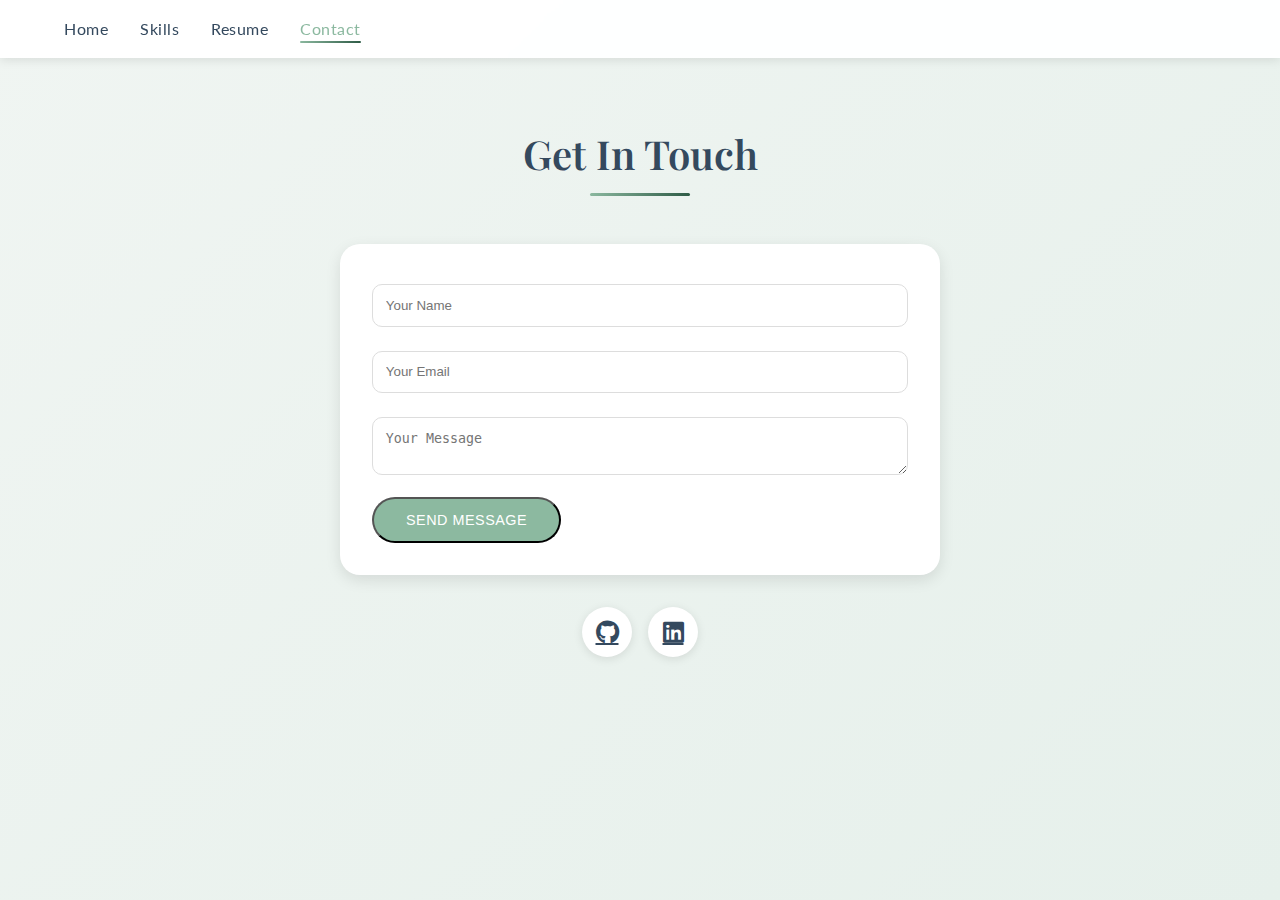
<file: contact.html>
<!DOCTYPE html>
<html lang="en">
<head>
    <meta charset="UTF-8">
    <meta name="viewport" content="width=device-width, initial-scale=1.0">
    <title>Contact - Lily's Portfolio</title>
    <link rel="preconnect" href="https://fonts.googleapis.com">
    <link rel="preconnect" href="https://fonts.gstatic.com" crossorigin>
    <link href="https://fonts.googleapis.com/css2?family=Playfair+Display:wght@400;500;600;700&family=Lato:wght@300;400;700&display=swap" rel="stylesheet">
    <link rel="stylesheet" href="css/style.css">
    <link rel="stylesheet" href="https://cdnjs.cloudflare.com/ajax/libs/font-awesome/6.5.1/css/all.min.css">
    <script src="js/script.js" defer></script>
</head>
<body>
    <nav class="navbar">
        <ul class="nav-links">
            <li><a href="index.html">Home</a></li>
            <li><a href="skills.html">Skills</a></li>
            <li><a href="resume.html">Resume</a></li>
            <li><a href="contact.html" class="active">Contact</a></li>
        </ul>
        <div class="hamburger">
            <span></span>
            <span></span>
            <span></span>
        </div>
    </nav>

    <section class="contact page-section">
        <div class="page-container">
            <h1 class="page-title">Get In Touch</h1>
            <div class="contact-content">
                <form action="https://formspree.io/f/xnnzqzjz" method="POST" id="contact-form">
                    <div class="form-group">
                        <input type="text" id="name" name="name" required placeholder="Your Name">
                    </div>
                    <div class="form-group">
                        <input type="email" id="email" name="email" required placeholder="Your Email">
                    </div>
                    <div class="form-group">
                        <textarea id="message" name="message" required placeholder="Your Message"></textarea>
                    </div>
                    <button type="submit" class="btn primary">Send Message</button>
                </form>
                <div class="social-links">
                    <a href="https://github.com/lilyniu88"><i class="fab fa-github"></i></a>
                    <a href="https://www.linkedin.com/in/niulily/"><i class="fab fa-linkedin"></i></a>
                </div>
            </div>
        </div>
    </section>
</body>
</html>
</file>
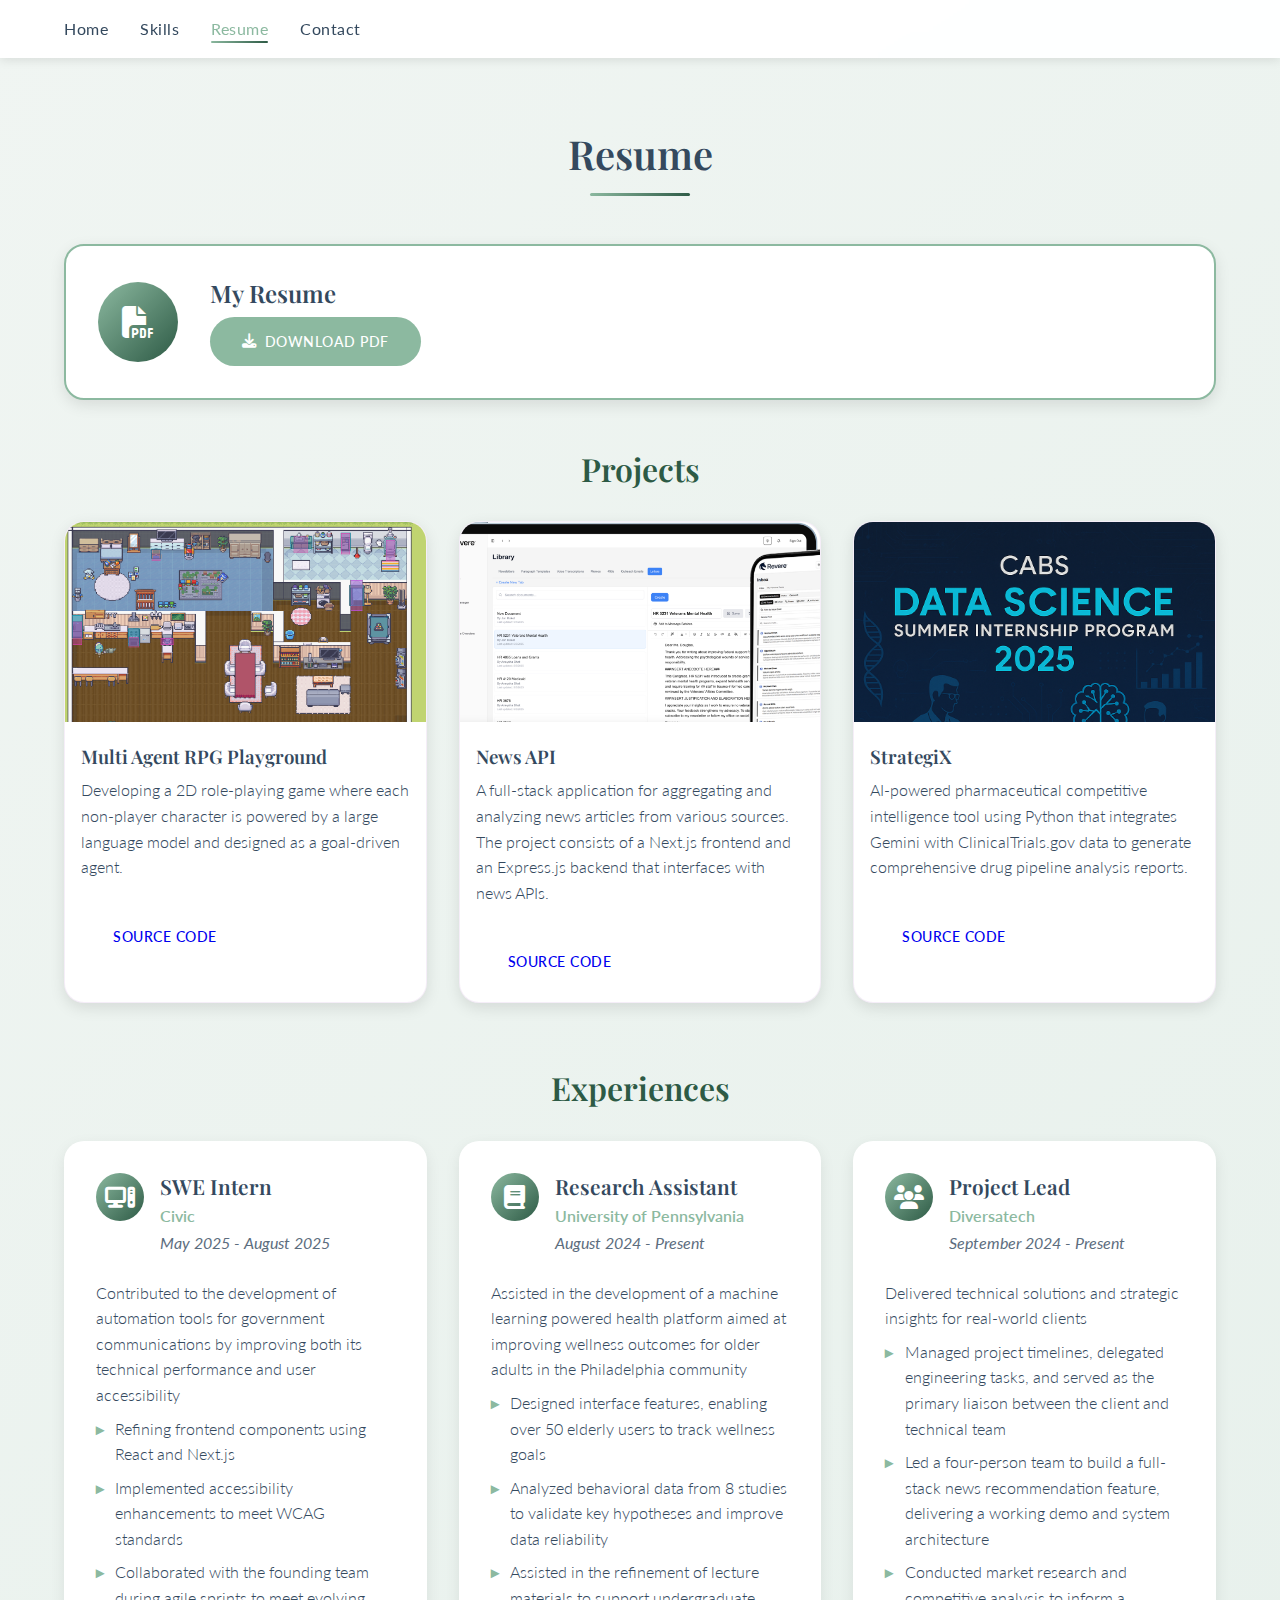
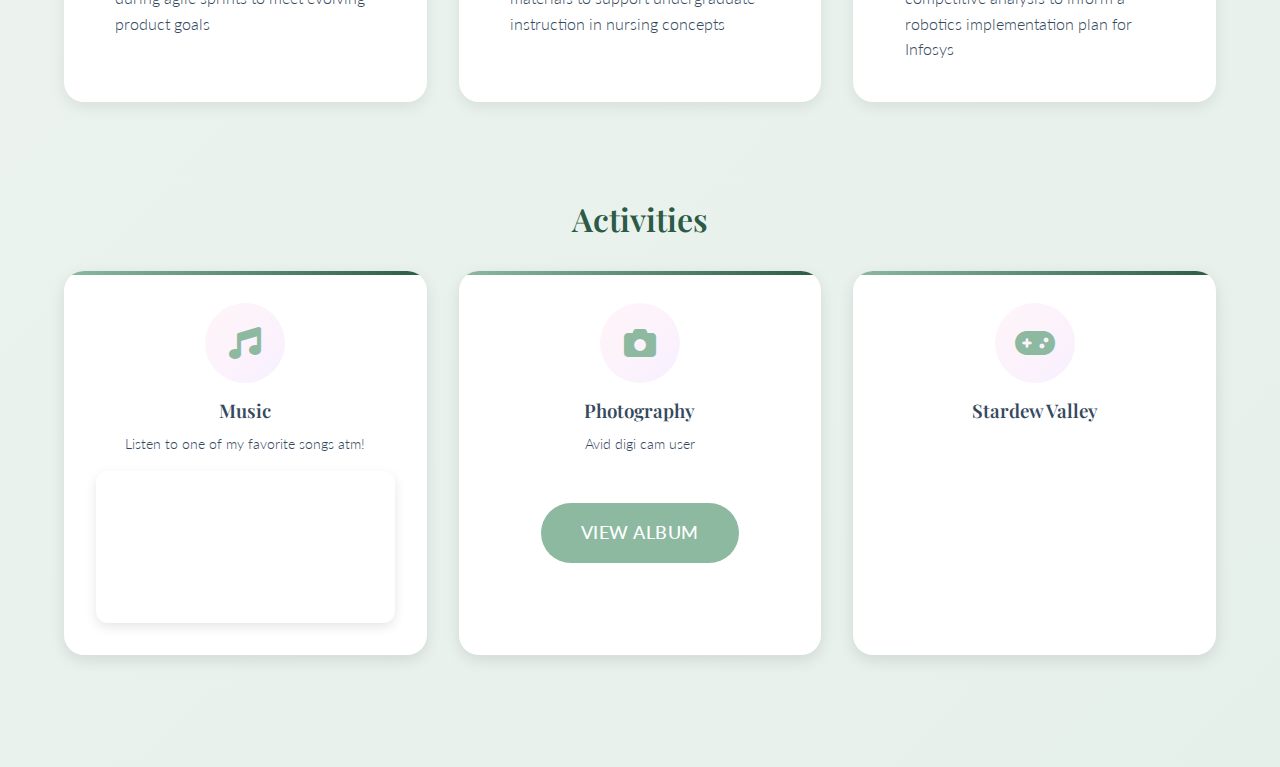
<file: resume.html>
<!DOCTYPE html>
<html lang="en">
<head>
    <meta charset="UTF-8">
    <meta name="viewport" content="width=device-width, initial-scale=1.0">
    <title>Resume - Lily's Portfolio</title>
    <link rel="preconnect" href="https://fonts.googleapis.com">
    <link rel="preconnect" href="https://fonts.gstatic.com" crossorigin>
    <link href="https://fonts.googleapis.com/css2?family=Playfair+Display:wght@400;500;600;700&family=Lato:wght@300;400;700&display=swap" rel="stylesheet">
    <link rel="stylesheet" href="css/style.css">
    <link rel="stylesheet" href="https://cdnjs.cloudflare.com/ajax/libs/font-awesome/6.5.1/css/all.min.css">
    <script src="js/script.js" defer></script>
</head>
<body>
    <nav class="navbar">
        <ul class="nav-links">
            <li><a href="index.html">Home</a></li>
            <li><a href="skills.html">Skills</a></li>
            <li><a href="resume.html" class="active">Resume</a></li>
            <li><a href="contact.html">Contact</a></li>
        </ul>
        <div class="hamburger">
            <span></span>
            <span></span>
            <span></span>
        </div>
    </nav>

    <section class="projects page-section">
        <div class="page-container">
            <h1 class="page-title">Resume</h1>
            
            <!-- Resume Download Section -->
            <div class="resume-download-section">
                <div class="resume-download-card">
                    <div class="resume-download-icon">
                        <i class="fas fa-file-pdf"></i>
                    </div>
                    <div class="resume-download-content">
                        <h3>My Resume</h3>
                        <a href="/Users/lilyniu/Downloads/Niu, Lily Resume.pdf" class="btn primary" download>
                            <i class="fas fa-download"></i> Download PDF
                        </a>
                    </div>
                </div>
            </div>
            
            <h2 class="section-subtitle">Projects</h2>
            <div class="projects-grid">
                <div class="project-card">
                    <img src="images/house.png" alt="Web Development Project">
                    <h3>Multi Agent RPG Playground</h3>
                    <p>Developing a 2D role-playing game where each non-player character is powered by a large language model and 
                        designed as a goal-driven agent.</p>
                    <div class="project-links">
                        <a href="https://github.com/okkirisss/multi_agent_playground" class="btn">Source Code</a>
                    </div>
                </div>
                <div class="project-card">
                    <img src="images/civic.avif" alt="Web Development Project">
                    <h3>News API</h3>
                    <p>A full-stack application for aggregating and analyzing news articles from various sources. 
                        The project consists of a Next.js frontend and an Express.js backend that interfaces with news APIs.</p>
                    <div class="project-links">
                        <a href="https://github.com/diversatech-penn/civic-news-api" class="btn">Source Code</a>
                    </div>
                </div>
                <div class="project-card">
                    <img src="images/cabs.png" alt="Web Development Project">
                    <h3>StrategiX</h3>
                    <p>AI-powered pharmaceutical competitive intelligence tool using Python that integrates Gemini with 
                        ClinicalTrials.gov data to generate comprehensive drug pipeline analysis reports.</p>
                    <div class="project-links">
                        <a href="https://github.com/lilyniu88/StrategiXAgent" class="btn">Source Code</a>
                    </div>
                </div>
            </div>

            <h2 class="section-subtitle">Experiences</h2>
            <div class="projects-grid">
                <div class="experience-card">
                  <div class="experience-header">
                    <div class="experience-icon">
                      <i class="fas fa-computer"></i>
                    </div>
                    <div>
                      <h3 class="experience-title">SWE Intern</h3>
                      <div class="experience-meta">
                        <div class="experience-company">Civic</div>
                        <div class="experience-duration">May 2025 - August 2025</div>
                      </div>
                    </div>
                  </div>
                  <p class="experience-description">
                    Contributed to the development of automation tools for government communications by 
                    improving both its technical performance and user accessibility
                  </p>
                  <ul class="experience-highlights">
                    <li>Refining frontend components using React and Next.js</li>
                    <li>Implemented accessibility enhancements to meet WCAG standards</li>
                    <li>Collaborated with the founding team during agile sprints to meet evolving product goals</li>
                  </ul>
                </div>
                <div class="experience-card">
                  <div class="experience-header">
                    <div class="experience-icon">
                      <i class="fas fa-book"></i>
                    </div>
                    <div>
                      <h3 class="experience-title">Research Assistant</h3>
                      <div class="experience-meta">
                        <div class="experience-company">University of Pennsylvania</div>
                        <div class="experience-duration">August 2024 - Present</div>
                      </div>
                    </div>
                  </div>
                  <p class="experience-description">
                    Assisted in the development of a machine learning powered health platform aimed at 
                    improving wellness outcomes for older adults in the Philadelphia community
                  </p>
                  <ul class="experience-highlights">
                    <li>Designed interface features, enabling over 50 elderly users to track wellness goals</li>
                    <li>Analyzed behavioral data from 8 studies to validate key hypotheses and improve data reliability</li>
                    <li>Assisted in the refinement of lecture materials to support undergraduate instruction in nursing concepts</li>
                  </ul>
                </div>
                <div class="experience-card">
                  <div class="experience-header">
                    <div class="experience-icon">
                      <i class="fas fa-users"></i>
                    </div>
                    <div>
                      <h3 class="experience-title">Project Lead</h3>
                      <div class="experience-meta">
                        <div class="experience-company">Diversatech</div>
                        <div class="experience-duration">September 2024 - Present</div>
                      </div>
                    </div>
                  </div>
                  <p class="experience-description">
                    Delivered technical solutions and strategic insights for real-world clients
                  </p>
                  <ul class="experience-highlights">
                    <li>Managed project timelines, delegated engineering tasks, and served as the primary 
                        liaison between the client and technical team</li>
                    <li>Led a four-person team to build a full-stack news recommendation feature, delivering a working demo and system architecture</li>
                    <li>Conducted market research and competitive analysis to inform a robotics implementation plan for Infosys</li>
                  </ul>
                </div>
            </div>

            <h2 class="section-subtitle">Activities</h2>
            <div class="interests-grid">
                <div class="interest-card">
                    <div class="interest-icon">
                        <i class="fas fa-music"></i>
                    </div>
                    <h3>Music</h3>
                    <p>Listen to one of my favorite songs atm!</p>
                    <div class="music-player">
                      <iframe 
                      data-testid="embed-iframe" 
                      style="border-radius:12px" 
                      src="https://open.spotify.com/embed/track/7p4vHnYXkxlzvfePJVpcTr?utm_source=generator" 
                      width="100%" 
                      height="152" 
                      frameBorder="0" 
                      allowfullscreen="" 
                      allow="autoplay; clipboard-write; encrypted-media; fullscreen; picture-in-picture" 
                      loading="lazy">
                    </iframe>
                    </div>
                </div>
                <div class="interest-card">
                    <div class="interest-icon">
                        <i class="fas fa-camera"></i>
                    </div>
                    <h3>Photography</h3>
                    <p>Avid digi cam user</p>
                    <a href="album.html" 
                    class="btn primary" 
                    target="_blank" 
                    style="margin-top:3rem;display:inline-block;padding:1rem 2.5rem;font-size:1.1rem;">View Album</a>
                </div>
                <div class="interest-card">
                    <div class="interest-icon">
                        <i class="fas fa-gamepad"></i>
                    </div>
                    <h3>Stardew Valley</h3>
                </div>
            </div>
        </div>
    </section>
</body>
</html>
</file>
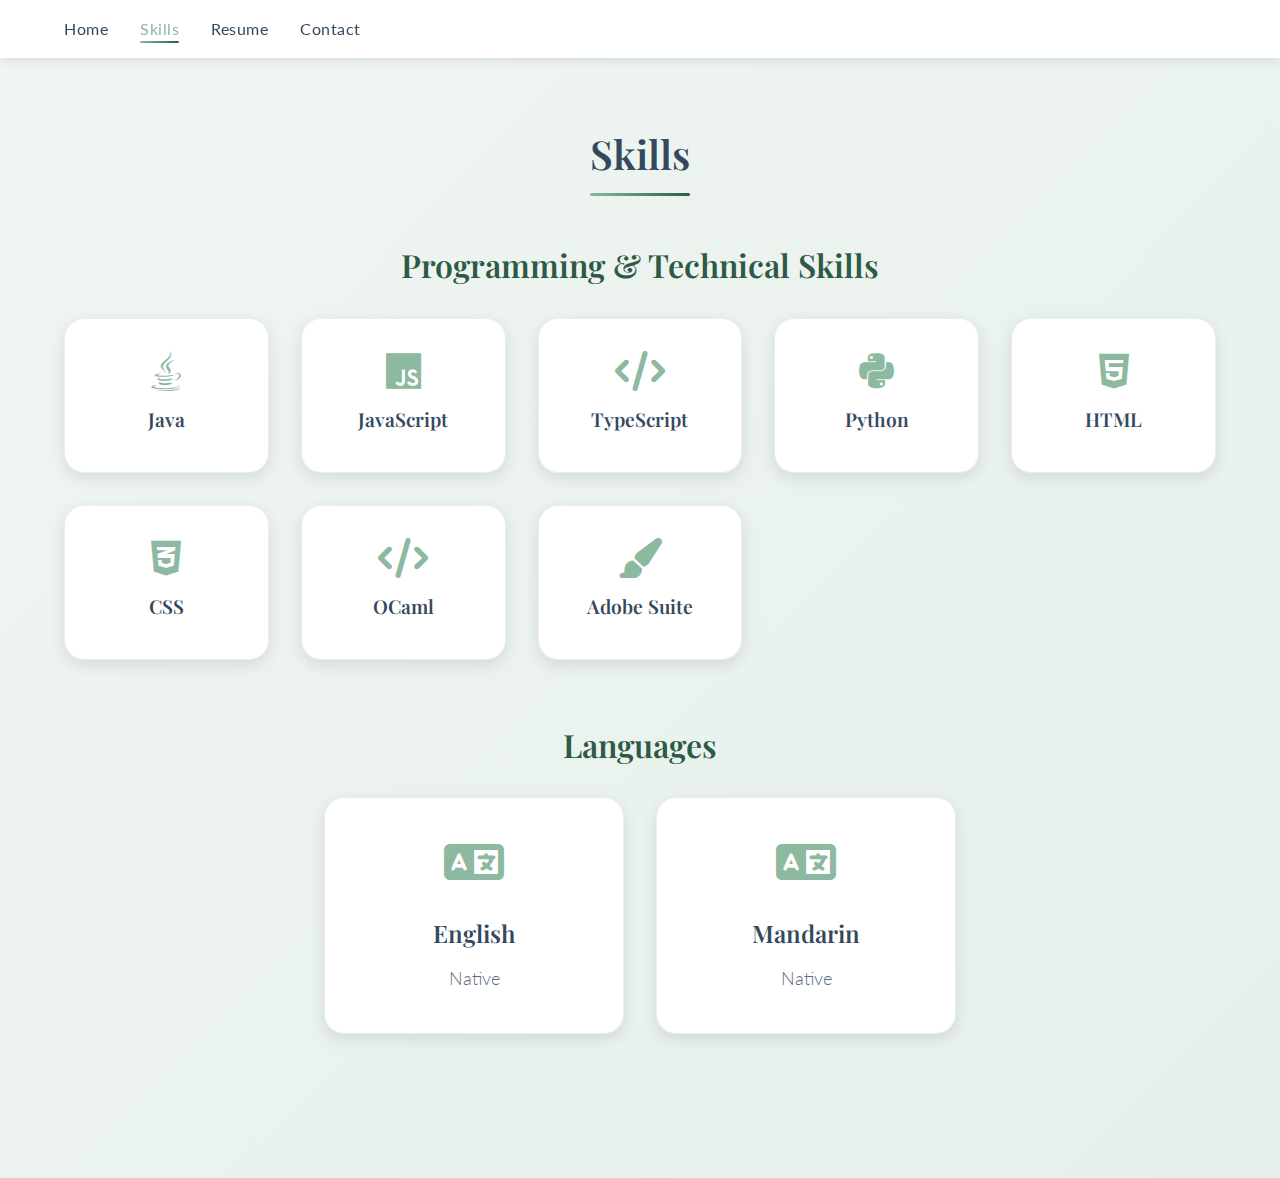
<file: skills.html>
<!DOCTYPE html>
<html lang="en">
<head>
    <meta charset="UTF-8">
    <meta name="viewport" content="width=device-width, initial-scale=1.0">
    <title>Skills - Lily's Portfolio</title>
    <link rel="preconnect" href="https://fonts.googleapis.com">
    <link rel="preconnect" href="https://fonts.gstatic.com" crossorigin>
    <link href="https://fonts.googleapis.com/css2?family=Playfair+Display:wght@400;500;600;700&family=Lato:wght@300;400;700&display=swap" rel="stylesheet">
    <link rel="stylesheet" href="css/style.css">
    <link rel="stylesheet" href="https://cdnjs.cloudflare.com/ajax/libs/font-awesome/6.5.1/css/all.min.css">
    <script src="js/script.js" defer></script>
</head>
<body>
    <nav class="navbar">
        <ul class="nav-links">
            <li><a href="index.html">Home</a></li>
            <li><a href="skills.html" class="active">Skills</a></li>
            <li><a href="resume.html">Resume</a></li>
            <li><a href="contact.html">Contact</a></li>
        </ul>
        <div class="hamburger">
            <span></span>
            <span></span>
            <span></span>
        </div>
    </nav>

    <section class="skills page-section">
        <div class="page-container">
            <h1 class="page-title">Skills</h1>
            
            <h2 class="skills-subtitle">Programming & Technical Skills</h2>
            <div class="skills-grid">
                <div class="skill-card">
                    <i class="fab fa-java"></i>
                    <h3>Java</h3>
                </div>
                <div class="skill-card">
                    <i class="fab fa-js"></i>
                    <h3>JavaScript</h3>
                </div>
                <div class="skill-card">
                    <i class="fas fa-code"></i>
                    <h3>TypeScript</h3>
                </div>
                <div class="skill-card">
                    <i class="fab fa-python"></i>
                    <h3>Python</h3>
                </div>
                <div class="skill-card">
                    <i class="fab fa-html5"></i>
                    <h3>HTML</h3>
                </div>
                <div class="skill-card">
                    <i class="fab fa-css3-alt"></i>
                    <h3>CSS</h3>
                </div>
                <div class="skill-card">
                    <i class="fas fa-code"></i>
                    <h3>OCaml</h3>
                </div>
                <div class="skill-card">
                    <i class="fas fa-paintbrush"></i>
                    <h3>Adobe Suite</h3>
                </div>
            </div>

            <h2 class="skills-subtitle">Languages</h2>
            <div class="skills-grid languages-grid">
                <div class="skill-card">
                    <i class="fas fa-language"></i>
                    <h3>English</h3>
                    <p>Native</p>
                </div>
                <div class="skill-card">
                    <i class="fas fa-language"></i>
                    <h3>Mandarin</h3>
                    <p>Native</p>
                </div>
            </div>
        </div>
    </section>
</body>
</html>
</file>
<file: css/style.css>
/* ========================================
   GLOBAL STYLES & VARIABLES
   ======================================== */
:root {
    --primary-color: #8CB9A0;
    --secondary-color: #2D5A45;
    --dark-color: #34495e;
    --light-color: #f8f9fa;
    --transition: all 0.3s ease;
    --gradient: linear-gradient(135deg, #8CB9A0 0%, #2D5A45 100%);
    --heading-font: 'Playfair Display', serif;
    --body-font: 'Lato', sans-serif;
}

* {
    margin: 0;
    padding: 0;
    box-sizing: border-box;
}

html {
    scroll-behavior: smooth;
}

body {
    font-family: var(--body-font);
    line-height: 1.6;
    color: var(--dark-color);
    background-color: var(--light-color);
    font-weight: 300;
}

h1, h2, h3, h4, h5, h6 {
    font-family: var(--heading-font);
    font-weight: 600;
    line-height: 1.3;
}

/* ========================================
   NAVIGATION
   ======================================== */
.navbar {
    position: fixed;
    top: 0;
    width: 100%;
    padding: 1rem 5%;
    background: rgba(255, 255, 255, 0.95);
    display: flex;
    justify-content: flex-start;
    align-items: center;
    z-index: 1000;
    box-shadow: 0 2px 10px rgba(0, 0, 0, 0.1);
    backdrop-filter: blur(10px);
}

.nav-links {
    display: flex;
    list-style: none;
    gap: 2rem;
}

.nav-links a {
    text-decoration: none;
    color: var(--dark-color);
    transition: var(--transition);
    font-weight: 400;
    letter-spacing: 0.5px;
}

.nav-links a:hover {
    color: var(--primary-color);
}

.nav-links a.active {
    color: var(--primary-color);
    position: relative;
}

.nav-links a.active::after {
    content: '';
    position: absolute;
    bottom: -5px;
    left: 0;
    width: 100%;
    height: 2px;
    background: var(--gradient);
    border-radius: 2px;
}

.hamburger {
    display: none;
    cursor: pointer;
}

/* ========================================
   BUTTONS & COMMON ELEMENTS
   ======================================== */
.btn {
    padding: 0.8rem 2rem;
    border-radius: 30px;
    text-decoration: none;
    transition: var(--transition);
    font-weight: 500;
    letter-spacing: 0.5px;
    text-transform: uppercase;
    font-size: 0.9rem;
}

.btn.primary {
    background: var(--primary-color);
    color: white;
}

.btn.secondary {
    background: transparent;
    border: 2px solid var(--primary-color);
    color: var(--primary-color);
}

.btn:hover {
    transform: translateY(-3px);
    box-shadow: 0 5px 15px rgba(0, 0, 0, 0.1);
}

.highlight {
    color: var(--primary-color);
}

/* ========================================
   HERO & ABOUT SECTION
   ======================================== */
.hero-about {
    min-height: 100vh;
    background: linear-gradient(135deg, #f0f5f2 0%, #e6f0eb 100%);
    display: flex;
    align-items: center;
    justify-content: center;
    padding: 6rem 5% 5rem;
}

.hero-about-container {
    width: 100%;
    max-width: 1400px;
    display: grid;
    grid-template-columns: 1fr 1fr;
    gap: 4rem;
    align-items: center;
}

.hero-content {
    text-align: center;
}

.hero-content h1 {
    font-size: 3.5rem;
    margin-bottom: 2rem;
    font-weight: 700;
    letter-spacing: -0.5px;
}

.profile-picture {
    width: 100%;
    max-width: 400px;
    margin: 0 auto 2rem;
    position: relative;
}

.profile-picture::before {
    content: '';
    position: absolute;
    top: 10px;
    left: 10px;
    width: 100%;
    height: 100%;
    background: var(--gradient);
    border-radius: 20px;
    z-index: 0;
}

.profile-picture img {
    width: 100%;
    height: auto;
    border-radius: 20px;
    position: relative;
    z-index: 1;
    box-shadow: 0 5px 15px rgba(0, 0, 0, 0.2);
    transition: var(--transition);
}

.profile-picture:hover img {
    transform: translate(-5px, -5px);
}

.profile-picture:hover::before {
    transform: translate(5px, 5px);
}

.about-content {
    background: rgba(255, 255, 255, 0.9);
    padding: 2rem;
    border-radius: 20px;
    box-shadow: 0 5px 15px rgba(0, 0, 0, 0.1);
}

.about-content h2 {
    margin-bottom: 1.5rem;
    color: var(--primary-color);
    font-size: 2.5rem;
    font-weight: 600;
}

.about-text {
    margin-bottom: 2rem;
}

.about-text p {
    margin-bottom: 1.5rem;
    font-size: 1.1rem;
    line-height: 1.8;
}

.about-text p:last-child {
    margin-bottom: 0;
}

.cta-buttons {
    display: flex;
    gap: 1rem;
    justify-content: center;
}

/* ========================================
   SKILLS SECTION
   ======================================== */
.skills {
    padding: 5rem 10%;
    background: white;
}

.skills-subtitle {
    font-family: var(--heading-font);
    color: var(--secondary-color);
    font-size: 2rem;
    margin: 3rem 0 2rem;
    text-align: center;
}

.skills-grid {
    display: grid;
    grid-template-columns: repeat(auto-fit, minmax(200px, 1fr));
    gap: 2rem;
    margin-bottom: 4rem;
    justify-content: center;
}

.skills-grid.languages-grid {
    grid-template-columns: repeat(2, minmax(250px, 300px));
    max-width: 800px;
    margin-left: auto;
    margin-right: auto;
}

.skill-card {
    background: white;
    padding: 2rem;
    border-radius: 20px;
    text-align: center;
    transition: var(--transition);
    box-shadow: 0 5px 15px rgba(0, 0, 0, 0.1);
    border: 1px solid rgba(45, 90, 69, 0.1);
}

.skill-card:hover {
    transform: translateY(-5px);
    border-color: var(--primary-color);
}

.skill-card i {
    font-size: 2.5rem;
    color: var(--primary-color);
    margin-bottom: 1rem;
}

.skill-card h3 {
    color: var(--dark-color);
    margin-bottom: 0.5rem;
    font-size: 1.2rem;
}

.skill-card p {
    color: var(--dark-color);
    font-size: 0.9rem;
    opacity: 0.8;
}

.languages-grid .skill-card {
    padding: 2.5rem;
}

.languages-grid .skill-card i {
    font-size: 3rem;
}

.languages-grid .skill-card h3 {
    font-size: 1.5rem;
    margin: 1rem 0;
}

.languages-grid .skill-card p {
    font-size: 1.1rem;
}

/* ========================================
   INTERESTS SECTION
   ======================================== */
.interests {
    padding: 5rem 10%;
    background: linear-gradient(135deg, #f0f5f2 0%, #e6f0eb 100%);
}

.interests-grid {
    display: grid;
    grid-template-columns: repeat(auto-fit, minmax(250px, 1fr));
    gap: 2rem;
    margin-bottom: 2rem;
    max-width: 1200px;
    margin-left: auto;
    margin-right: auto;
}

.interest-card {
    background: white;
    padding: 2rem;
    border-radius: 20px;
    text-align: center;
    transition: var(--transition);
    box-shadow: 0 5px 15px rgba(0, 0, 0, 0.1);
    position: relative;
    overflow: hidden;
}

.interest-card::before {
    content: '';
    position: absolute;
    top: 0;
    left: 0;
    width: 100%;
    height: 4px;
    background: var(--gradient);
}

.interest-icon {
    width: 80px;
    height: 80px;
    margin: 0 auto 1rem;
    background: linear-gradient(135deg, #fff5f8 0%, #f8f0ff 100%);
    border-radius: 50%;
    display: flex;
    align-items: center;
    justify-content: center;
}

.interest-icon i {
    font-size: 2rem;
    color: var(--primary-color);
}

.interest-card h3 {
    color: var(--dark-color);
    margin-bottom: 0.5rem;
}

.interest-card p {
    color: var(--dark-color);
    font-size: 0.9rem;
}

.music-player {
    margin-top: 1rem;
    border-radius: 12px;
    overflow: hidden;
    box-shadow: 0 4px 12px rgba(0, 0, 0, 0.1);
    transition: var(--transition);
}

.music-player:hover {
    transform: translateY(-2px);
    box-shadow: 0 6px 20px rgba(0, 0, 0, 0.15);
}

.music-player iframe {
    display: block;
    border: none;
}

/* ========================================
   PROJECTS SECTION
   ======================================== */
.projects {
    padding: 5rem 10%;
    background: white;
}

.projects-grid {
    display: grid;
    grid-template-columns: repeat(auto-fit, minmax(300px, 1fr));
    gap: 2rem;
    margin-bottom: 4rem;
}

.project-card {
    background: white;
    border-radius: 20px;
    overflow: hidden;
    box-shadow: 0 5px 15px rgba(0, 0, 0, 0.1);
    transition: var(--transition);
    border: 1px solid rgba(155, 89, 182, 0.1);
}

.project-card:hover {
    transform: translateY(-5px);
    border-color: var(--primary-color);
}

.project-card img {
    width: 100%;
    height: 200px;
    object-fit: cover;
    object-position: top center;
}

.project-card h3 {
    padding: 1rem 1rem 0.5rem 1rem;
    margin-left: 0;
}

.project-card p:not(.experience-company):not(.experience-duration) {
    padding: 0 1rem 1rem;
    margin-left: 0;
}

.project-links {
    padding: 1rem;
    display: flex;
    gap: 1rem;
}

/* ========================================
   EXPERIENCE SECTION
   ======================================== */
.experience-card {
    background: white;
    border-radius: 20px;
    box-shadow: 0 5px 15px rgba(0,0,0,0.08);
    padding: 2rem;
    margin-bottom: 2rem;
}

.experience-header {
    display: flex;
    align-items: flex-start;
    gap: 1rem;
}

.experience-icon {
    width: 48px;
    height: 48px;
    background: var(--gradient);
    border-radius: 50%;
    display: flex;
    align-items: center;
    justify-content: center;
    flex-shrink: 0;
}

.experience-icon i {
    color: white;
    font-size: 1.5rem;
}

.experience-title {
    margin: 0 0 0.2rem 0;
    font-size: 1.3rem;
}

.experience-meta {
    display: flex;
    flex-direction: column;
    gap: 0.1rem;
    font-size: 1rem;
    color: var(--primary-color);
    font-weight: 600;
    margin-bottom: 0.5rem;
}

.experience-company {
    color: var(--primary-color);
    font-weight: 600;
}

.experience-duration {
    color: var(--dark-color);
    font-style: italic;
    font-weight: 400;
    opacity: 0.8;
}

.experience-description {
    margin: 1rem 0 0.5rem 0;
}

.experience-highlights {
    list-style: none;
    padding-left: 0;
    margin: 0;
}

.experience-highlights li {
    position: relative;
    padding-left: 1.2rem;
    margin-bottom: 0.5rem;
}

.experience-highlights li::before {
    content: '▸';
    position: absolute;
    left: 0;
    color: var(--primary-color);
    font-weight: bold;
}

/* ========================================
   CONTACT SECTION
   ======================================== */
.contact {
    padding: 5rem 10%;
    background: linear-gradient(135deg, #f0f5f2 0%, #e6f0eb 100%);
}

.contact-content {
    max-width: 600px;
    margin: 0 auto;
}

.contact-content form {
    background: white;
    padding: 2rem;
    border-radius: 20px;
    box-shadow: 0 5px 15px rgba(0, 0, 0, 0.1);
}

.form-group {
    margin-bottom: 1rem;
}

input, textarea {
    width: 100%;
    padding: 0.8rem;
    border: 1px solid #ddd;
    border-radius: 10px;
    margin-top: 0.5rem;
    transition: var(--transition);
}

input:focus, textarea:focus {
    outline: none;
    border-color: var(--primary-color);
    box-shadow: 0 0 0 2px rgba(140, 185, 160, 0.1);
}

.social-links {
    display: flex;
    justify-content: center;
    gap: 1rem;
    margin-top: 2rem;
}

.social-links a {
    color: var(--dark-color);
    font-size: 1.5rem;
    transition: var(--transition);
    width: 50px;
    height: 50px;
    background: white;
    border-radius: 50%;
    display: inline-flex;
    align-items: center;
    justify-content: center;
    box-shadow: 0 2px 10px rgba(0, 0, 0, 0.1);
}

.social-links a:hover {
    color: var(--primary-color);
    transform: translateY(-3px);
}

/* ========================================
   RESUME DOWNLOAD SECTION
   ======================================== */
.resume-download-section {
    margin-bottom: 3rem;
}

.resume-download-card {
    background: white;
    border-radius: 20px;
    padding: 2rem;
    box-shadow: 0 5px 15px rgba(0, 0, 0, 0.1);
    display: flex;
    align-items: center;
    gap: 2rem;
    border: 2px solid var(--primary-color);
    transition: var(--transition);
}

.resume-download-card:hover {
    transform: translateY(-3px);
    box-shadow: 0 8px 25px rgba(0, 0, 0, 0.15);
}

.resume-download-icon {
    width: 80px;
    height: 80px;
    background: var(--gradient);
    border-radius: 50%;
    display: flex;
    align-items: center;
    justify-content: center;
    flex-shrink: 0;
}

.resume-download-icon i {
    color: white;
    font-size: 2rem;
}

.resume-download-content {
    flex: 1;
}

.resume-download-content h3 {
    color: var(--dark-color);
    margin-bottom: 0.5rem;
    font-size: 1.5rem;
}

.resume-download-content p {
    color: var(--dark-color);
    margin-bottom: 1.5rem;
    opacity: 0.8;
}

.resume-download-content .btn {
    display: inline-flex;
    align-items: center;
    gap: 0.5rem;
}

/* ========================================
   PAGE STRUCTURE & COMMON ELEMENTS
   ======================================== */
.page-section {
    min-height: 100vh;
    padding: 8rem 5% 5rem;
    display: flex;
    align-items: flex-start;
    justify-content: center;
    background: linear-gradient(135deg, #f0f5f2 0%, #e6f0eb 100%);
    animation: fadeIn 0.5s ease-out;
}

.page-container {
    width: 100%;
    max-width: 1200px;
    margin: 0 auto;
}

.page-title {
    font-size: 2.5rem;
    color: var(--dark-color);
    margin-bottom: 3rem;
    text-align: center;
    position: relative;
    padding-bottom: 1rem;
}

.page-title::after {
    content: '';
    position: absolute;
    bottom: 0;
    left: 50%;
    transform: translateX(-50%);
    width: 100px;
    height: 3px;
    background: var(--gradient);
    border-radius: 3px;
}

.section-subtitle {
    font-family: var(--heading-font);
    color: var(--secondary-color);
    font-size: 2rem;
    margin: 3rem 0 2rem;
    text-align: center;
}

/* ========================================
   ANIMATIONS
   ======================================== */
@keyframes fadeIn {
    from {
        opacity: 0;
        transform: translateY(20px);
    }
    to {
        opacity: 1;
        transform: translateY(0);
    }
}

section {
    animation: fadeIn 1s ease-out;
}

/* ========================================
   CUSTOM SCROLLBAR
   ======================================== */
::-webkit-scrollbar {
    width: 10px;
}

::-webkit-scrollbar-track {
    background: var(--light-color);
}

::-webkit-scrollbar-thumb {
    background: linear-gradient(var(--primary-color), var(--secondary-color));
    border-radius: 5px;
}

/* ========================================
   RESPONSIVE DESIGN
   ======================================== */
@media (max-width: 768px) {
    .navbar {
        padding: 1rem;
    }

    .nav-links {
        display: none;
    }

    .hamburger {
        display: block;
    }

    .hamburger span {
        display: block;
        width: 25px;
        height: 3px;
        background: var(--dark-color);
        margin: 5px 0;
        transition: var(--transition);
    }

    .hero-about-container {
        grid-template-columns: 1fr;
        gap: 2rem;
    }

    .hero-content {
        text-align: center;
    }

    .hero-content h1 {
        font-size: 2.5rem;
    }

    .profile-picture {
        max-width: 300px;
    }

    .about-content {
        padding: 1.5rem;
    }

    .cta-buttons {
        flex-direction: column;
        max-width: 300px;
        margin: 0 auto;
    }

    .page-section {
        padding: 6rem 1rem 3rem;
    }

    .page-title {
        font-size: 2rem;
        margin-bottom: 2rem;
    }

    .experience-icon {
        width: 40px;
        height: 40px;
        margin: 0;
        display: flex;
        align-items: center;
        justify-content: center;
        flex-shrink: 0;
    }
    
    .experience-icon i {
        font-size: 1.2rem;
    }
    
    .experience-header {
        gap: 0.8rem;
    }
    
    .experience-company,
    .experience-duration {
        text-align: left;
    }
    
    .experience-highlights li {
        padding-left: 1.2rem;
        font-size: 0.9rem;
    }

    .resume-download-card {
        flex-direction: column;
        text-align: center;
        gap: 1.5rem;
    }
    
    .resume-download-content h3 {
        font-size: 1.3rem;
    }
}
</file>
